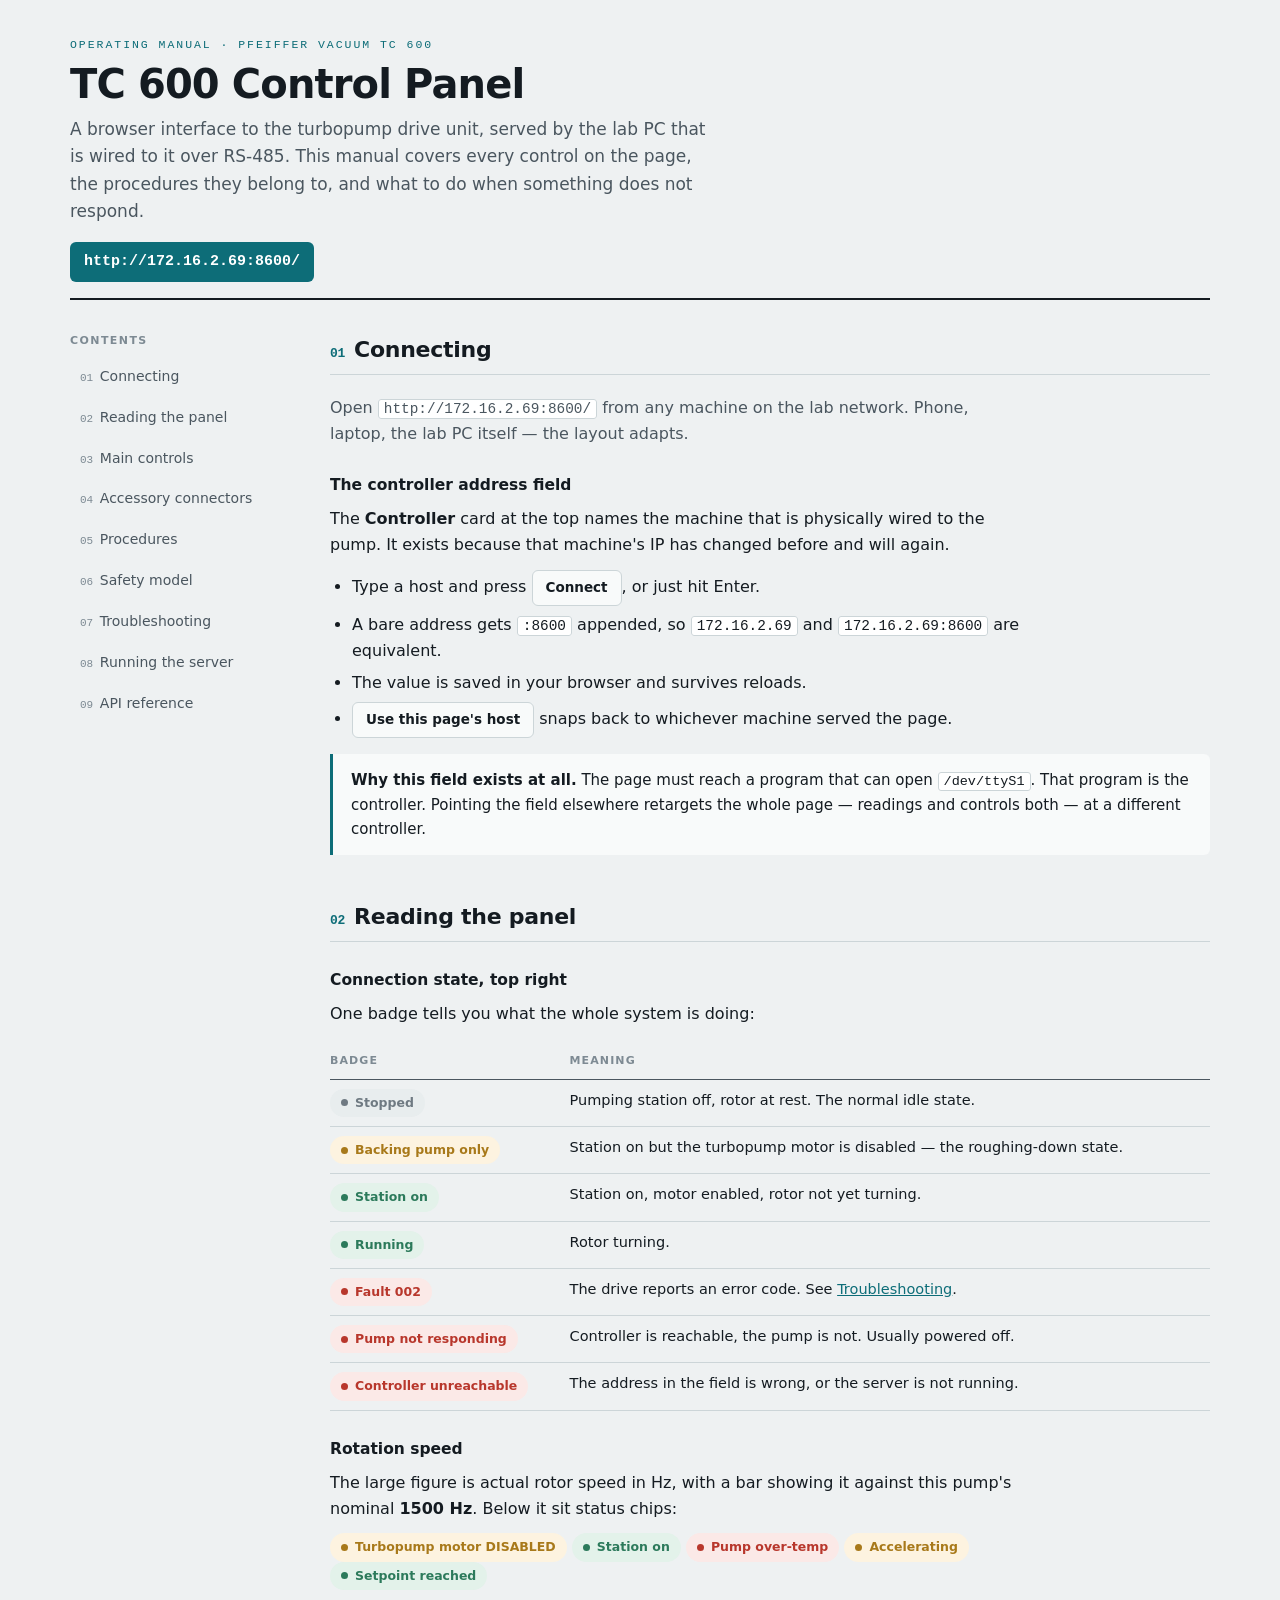
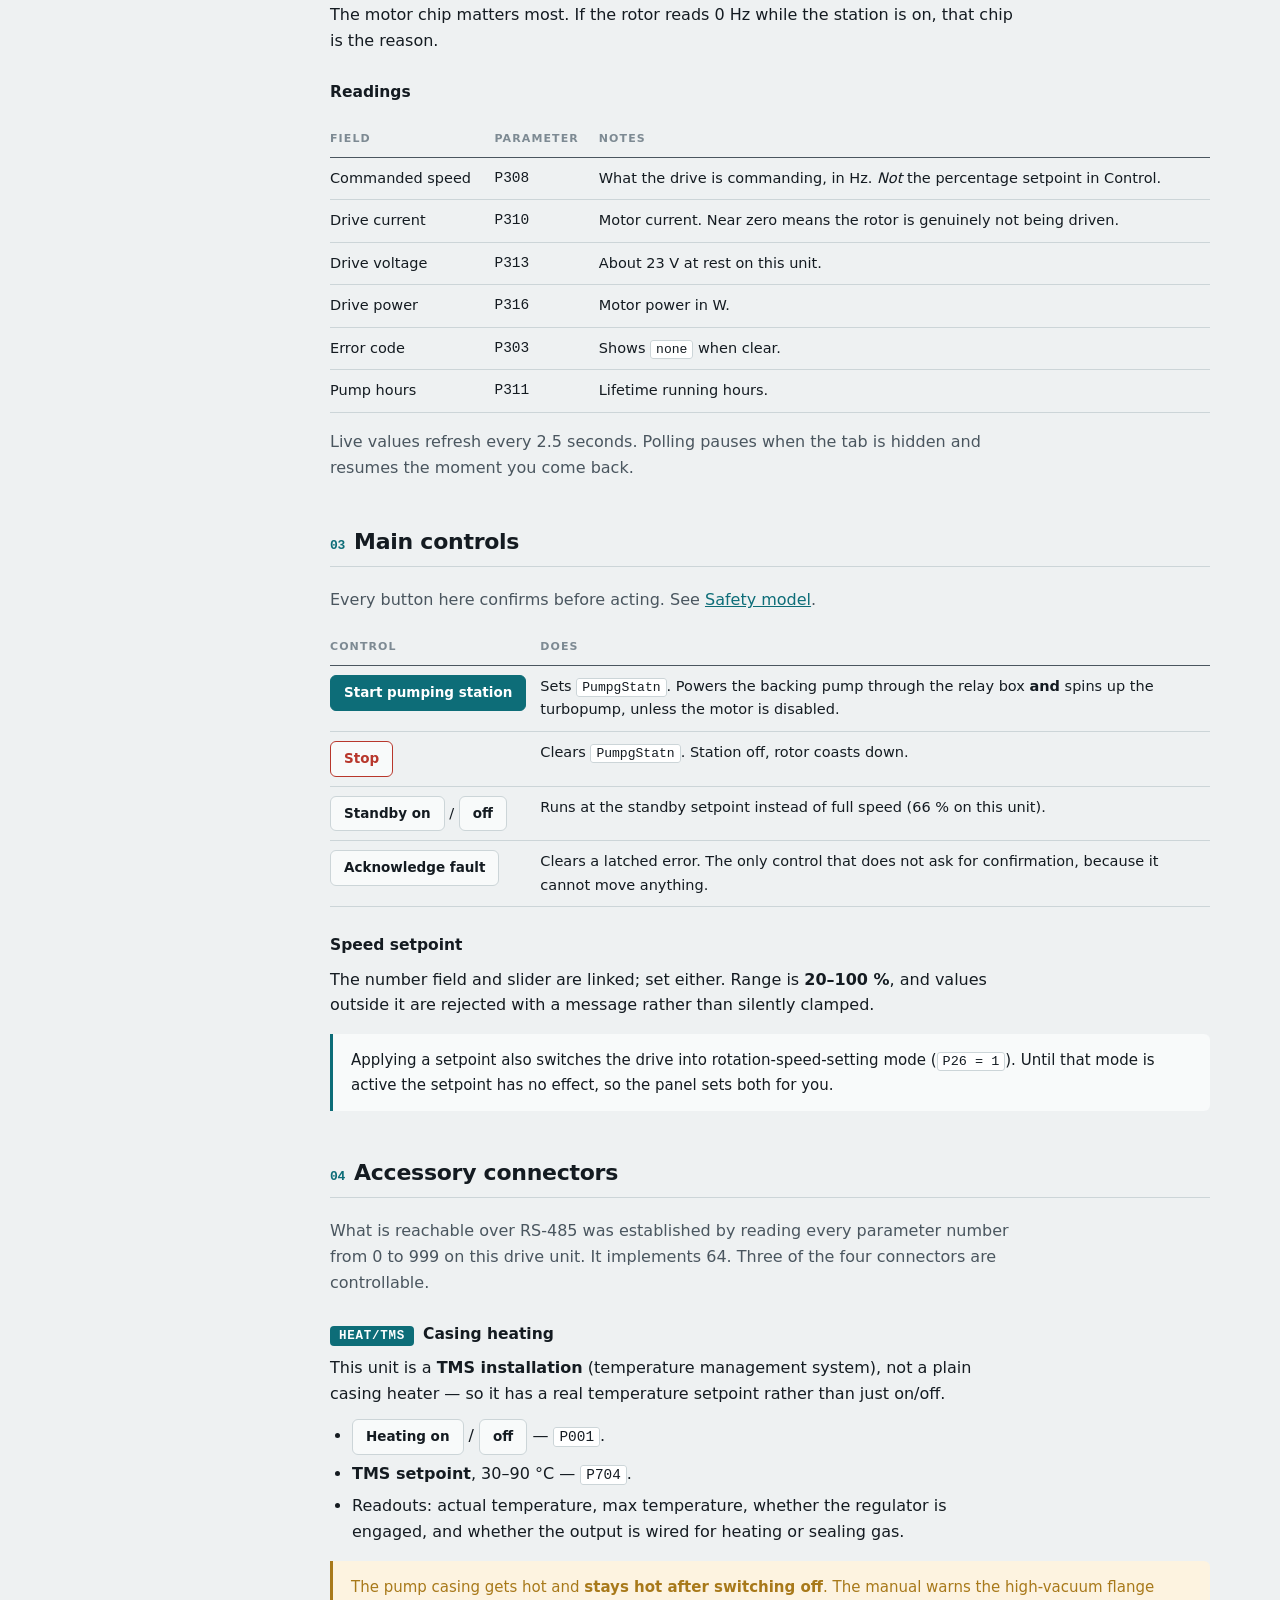
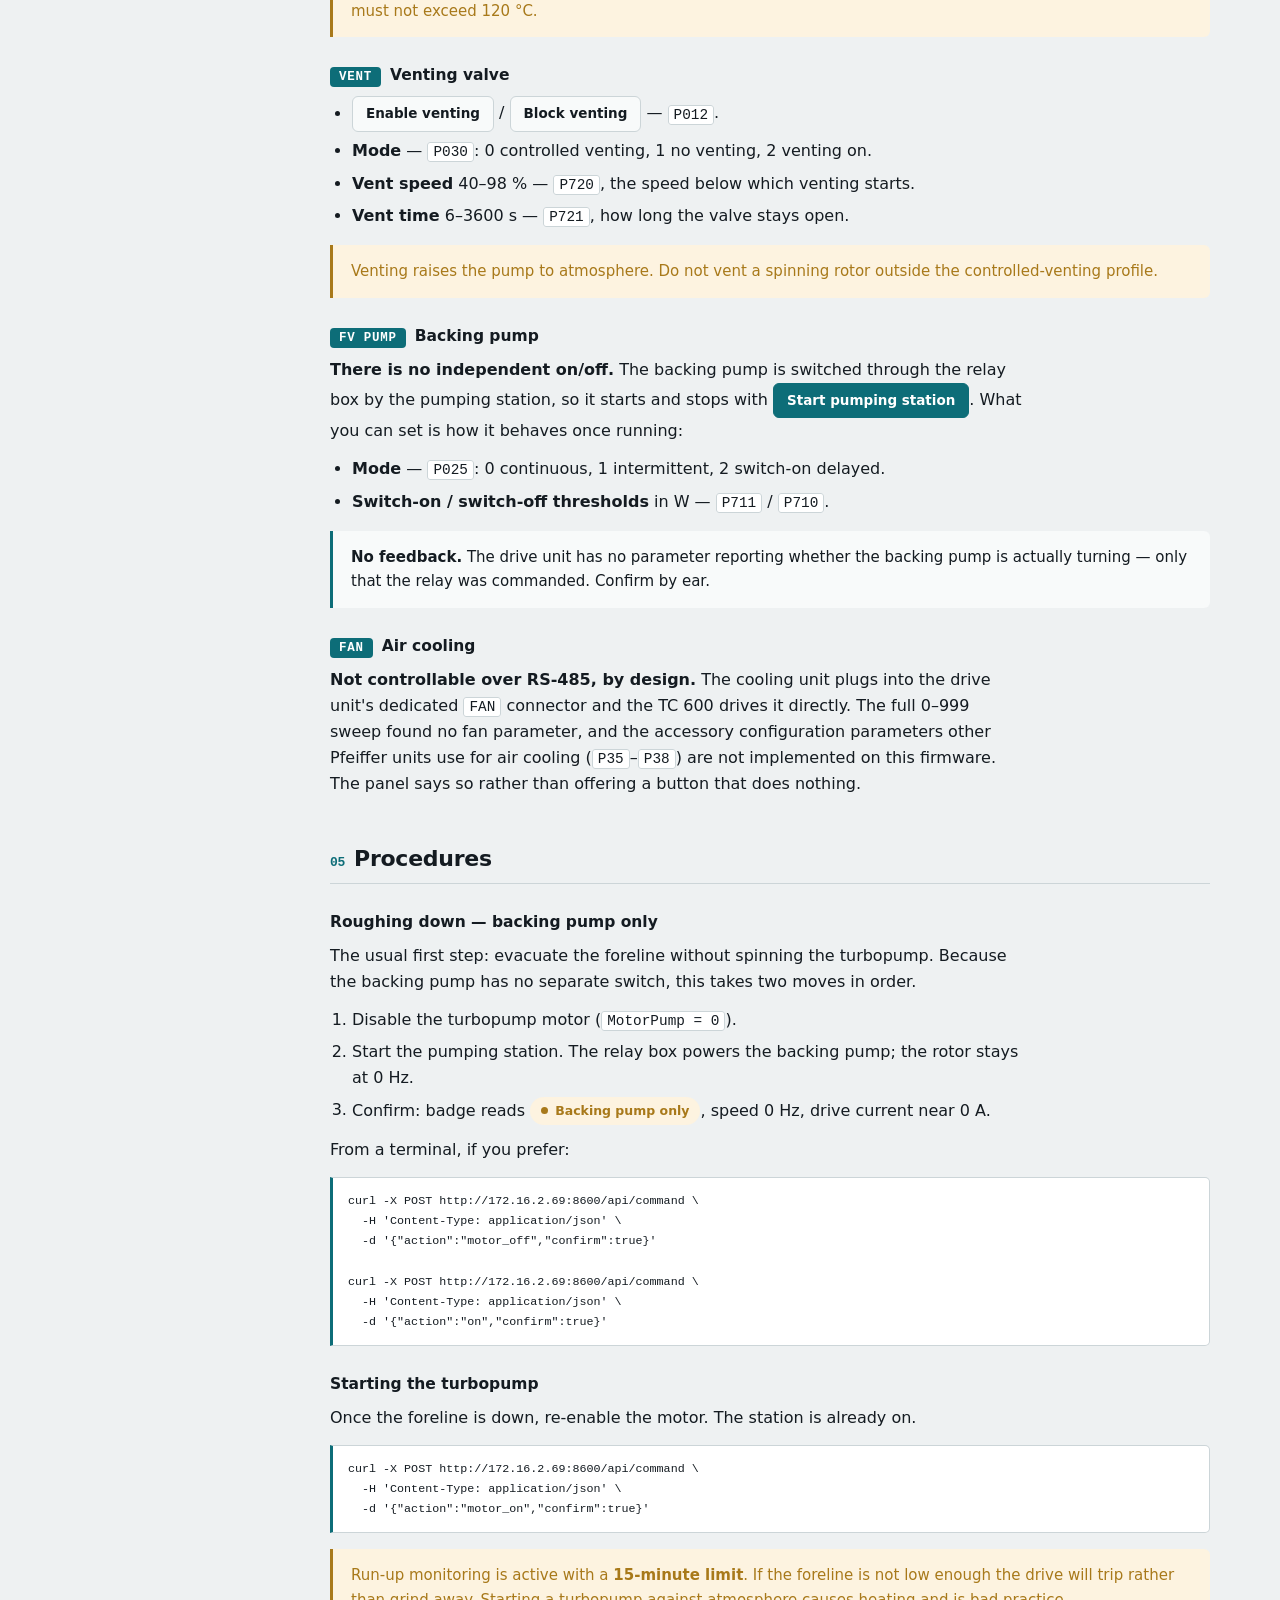
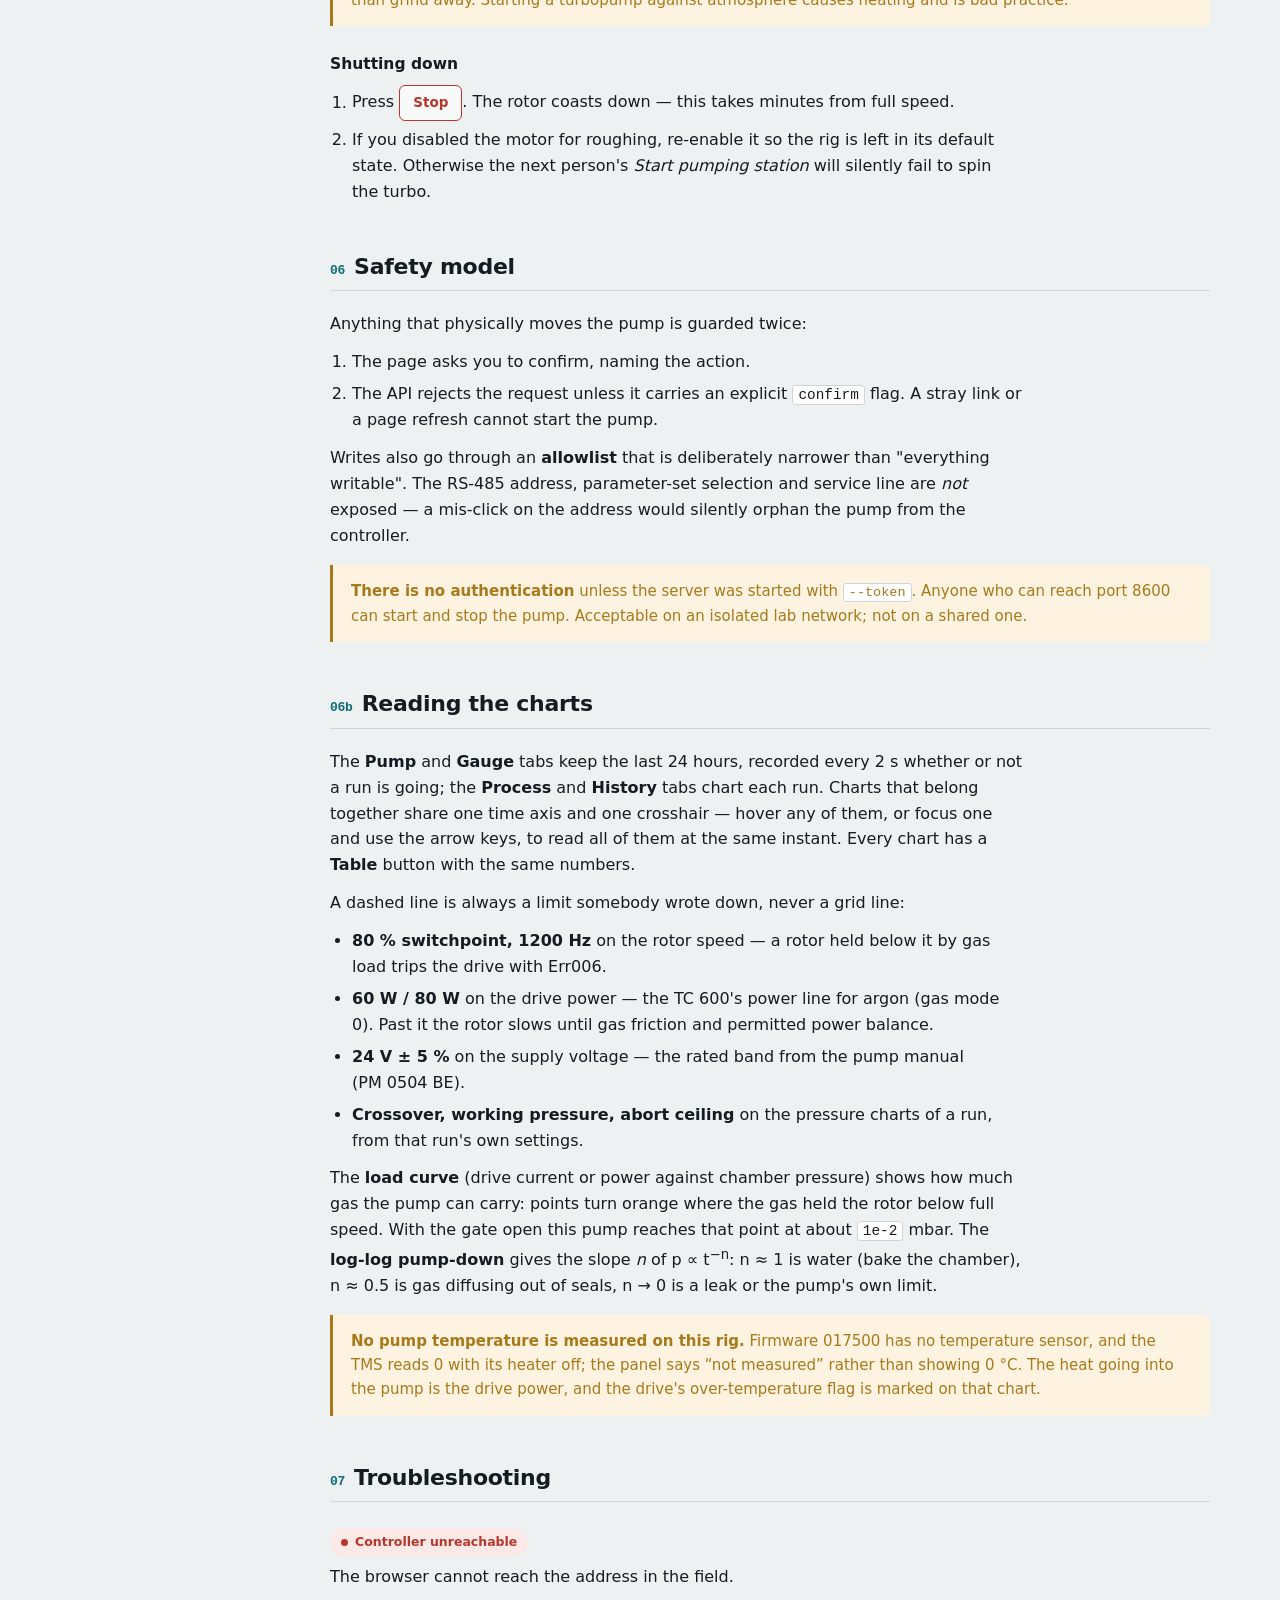
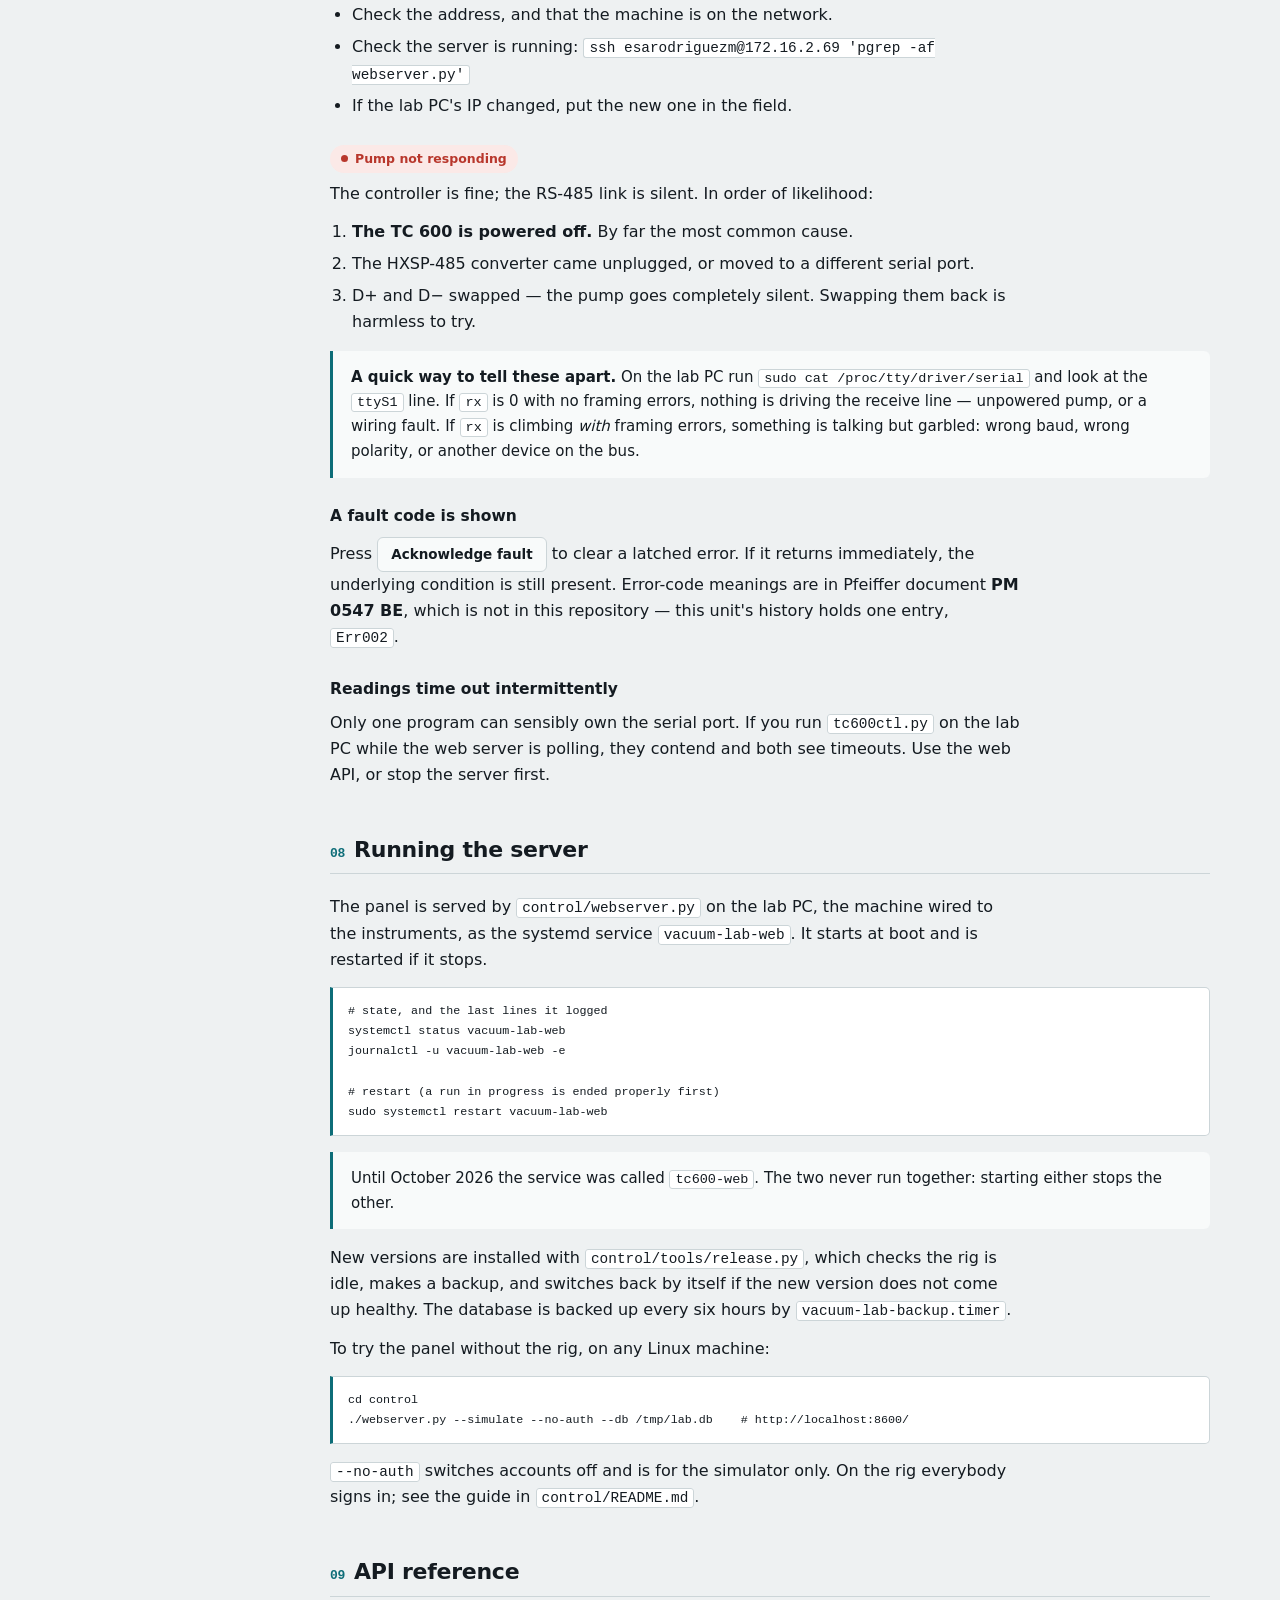
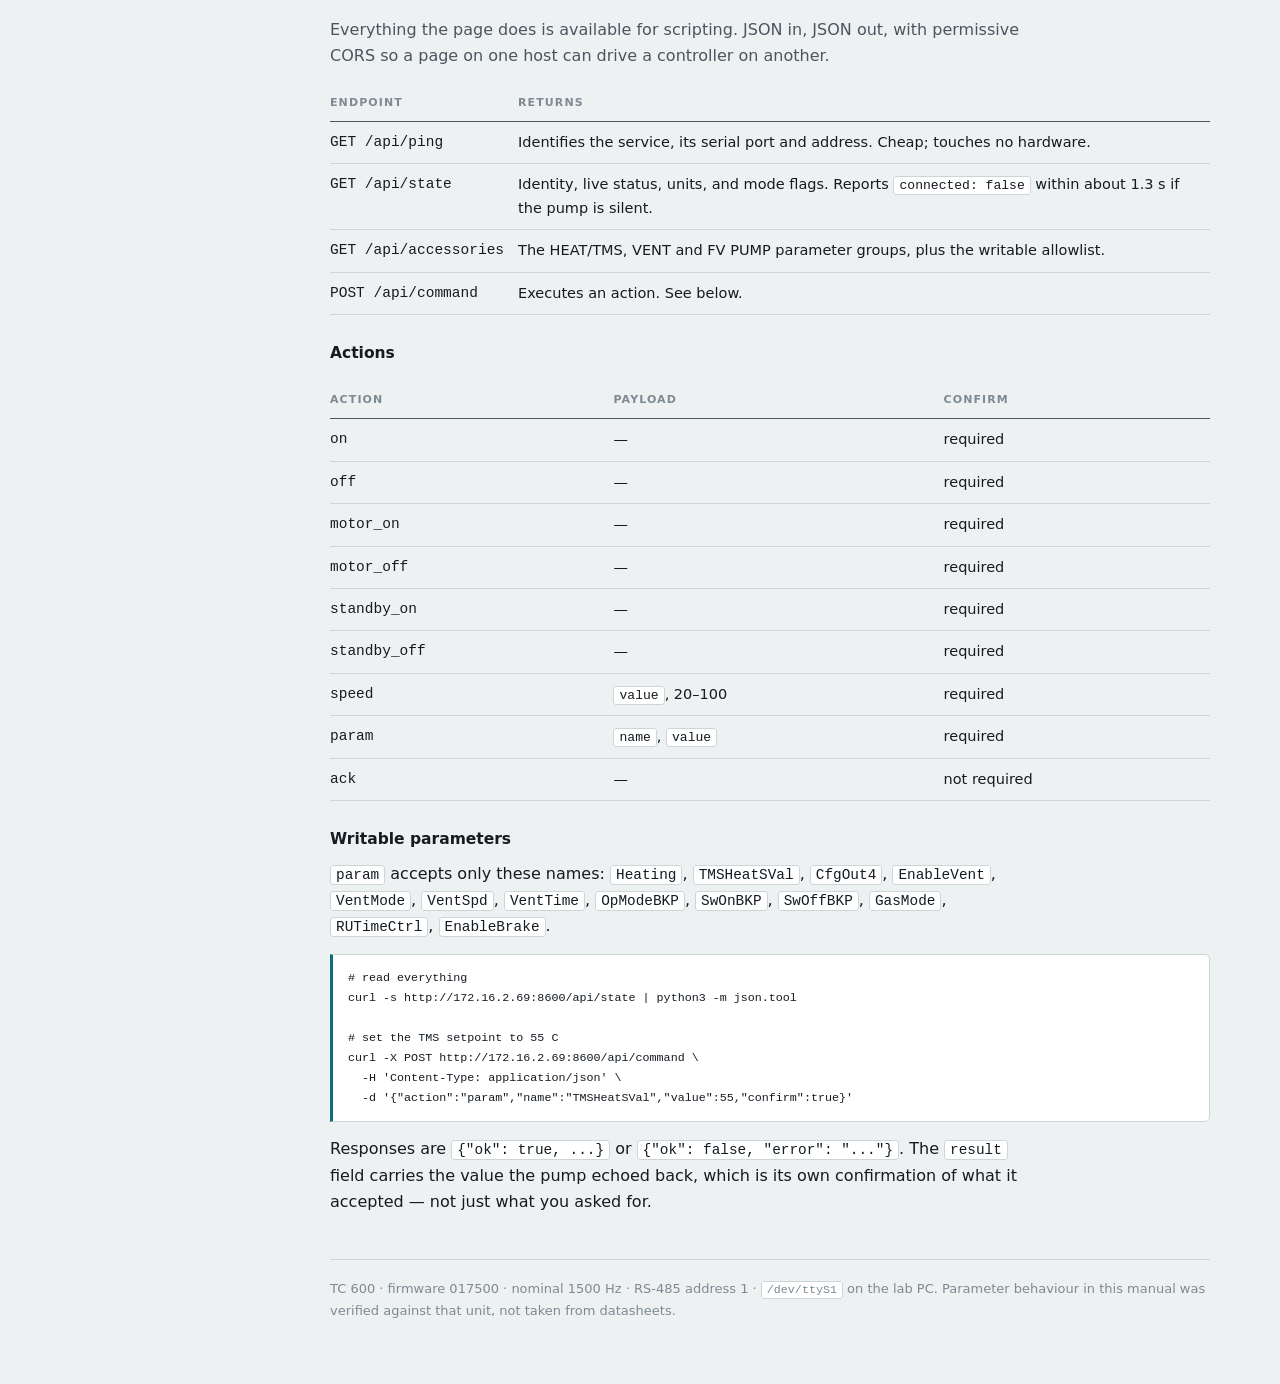
<file: docs/control-panel-manual.html>
<!doctype html>
<html lang="en">
<head>
<meta charset="utf-8">
<meta name="viewport" content="width=device-width, initial-scale=1">
<title>TC 600 Control Panel — Manual</title>
<style>
  :root{
    --paper:#eef1f2; --card:#f8fafa; --ink:#141b21; --ink-soft:#4a565f;
    --ink-faint:#7d8a93; --rule:#ccd5d8; --accent:#0d6d78; --accent-ink:#fff;
    --good:#2c7a5b; --good-bg:#e3f2ea; --warn:#a8791a; --warn-bg:#fdf3e0;
    --crit:#b8372c; --crit-bg:#fbe9e7; --idle:#6f7a82; --idle-bg:#e8edee;
    --field:#fff;
  }
  @media (prefers-color-scheme: dark){
    :root{
      --paper:#0e1418; --card:#161f25; --ink:#e4ebee; --ink-soft:#a7b4bc;
      --ink-faint:#77858e; --rule:#2a373f; --accent:#46b3bd; --accent-ink:#06222a;
      --good:#5fc194; --good-bg:#12291f; --warn:#d6a640; --warn-bg:#2b2210;
      --crit:#e2695c; --crit-bg:#2d1613; --idle:#93a1aa; --idle-bg:#1c262c;
      --field:#0d1418;
    }
  }
  :root[data-theme="dark"]{
    --paper:#0e1418; --card:#161f25; --ink:#e4ebee; --ink-soft:#a7b4bc;
    --ink-faint:#77858e; --rule:#2a373f; --accent:#46b3bd; --accent-ink:#06222a;
    --good:#5fc194; --good-bg:#12291f; --warn:#d6a640; --warn-bg:#2b2210;
    --crit:#e2695c; --crit-bg:#2d1613; --idle:#93a1aa; --idle-bg:#1c262c;
    --field:#0d1418;
  }
  :root[data-theme="light"]{
    --paper:#eef1f2; --card:#f8fafa; --ink:#141b21; --ink-soft:#4a565f;
    --ink-faint:#7d8a93; --rule:#ccd5d8; --accent:#0d6d78; --accent-ink:#fff;
    --good:#2c7a5b; --good-bg:#e3f2ea; --warn:#a8791a; --warn-bg:#fdf3e0;
    --crit:#b8372c; --crit-bg:#fbe9e7; --idle:#6f7a82; --idle-bg:#e8edee;
    --field:#fff;
  }

  *{box-sizing:border-box}
  body{margin:0;background:var(--paper);color:var(--ink);
       font-family:ui-sans-serif,system-ui,"Segoe UI",Roboto,Helvetica,Arial,sans-serif;
       font-size:16px;line-height:1.62}
  .mono,code,pre{font-family:ui-monospace,"SF Mono","Cascadia Code",Menlo,Consolas,monospace}

  .shell{max-width:1180px;margin:0 auto;padding:36px 20px 80px}
  .layout{display:grid;gap:36px;grid-template-columns:minmax(0,1fr)}
  @media(min-width:940px){.layout{grid-template-columns:216px minmax(0,1fr);gap:44px}}

  /* --- masthead --- */
  .masthead{border-bottom:2px solid var(--ink);padding-bottom:16px;margin-bottom:32px}
  .eyebrow{font-family:ui-monospace,Menlo,Consolas,monospace;font-size:11.5px;
           letter-spacing:.17em;text-transform:uppercase;color:var(--accent);
           margin-bottom:8px}
  h1{margin:0 0 10px;font-size:clamp(27px,4.6vw,40px);line-height:1.08;
     letter-spacing:-.022em;font-weight:660;text-wrap:balance}
  .standfirst{margin:0;max-width:60ch;color:var(--ink-soft);font-size:17px}
  .urlbar{margin-top:16px;display:inline-block;font-family:ui-monospace,Menlo,monospace;
          font-size:15px;padding:8px 14px;border-radius:6px;
          background:var(--accent);color:var(--accent-ink);font-weight:600}

  /* --- nav --- */
  nav{font-size:14px}
  @media(min-width:940px){nav{position:sticky;top:24px;align-self:start;max-height:calc(100vh - 48px);overflow-y:auto}}
  nav .navtitle{font-size:11px;letter-spacing:.13em;text-transform:uppercase;
                color:var(--ink-faint);font-weight:650;margin-bottom:10px}
  nav ol{list-style:none;margin:0;padding:0;display:flex;flex-direction:column;gap:2px;
         counter-reset:n}
  nav a{display:block;padding:5px 8px;border-radius:4px;color:var(--ink-soft);
        text-decoration:none;border-left:2px solid transparent;counter-increment:n}
  nav a::before{content:counter(n,decimal-leading-zero) "  ";color:var(--ink-faint);
                font-family:ui-monospace,Menlo,monospace;font-size:11px}
  nav a:hover{color:var(--accent);border-left-color:var(--accent);background:var(--card)}

  /* --- sections --- */
  section{margin-bottom:44px;scroll-margin-top:20px}
  h2{margin:0 0 6px;font-size:22px;letter-spacing:-.012em;font-weight:660;text-wrap:balance}
  h2 .num{font-family:ui-monospace,Menlo,monospace;font-size:13px;color:var(--accent);
          margin-right:9px;font-weight:600}
  h3{margin:26px 0 8px;font-size:15.5px;font-weight:660}
  h3 .conn{font-family:ui-monospace,Menlo,Consolas,monospace;font-size:12.5px;
           font-weight:700;letter-spacing:.06em;padding:3px 9px;border-radius:4px;
           background:var(--accent);color:var(--accent-ink);margin-right:9px}
  p{margin:0 0 12px;max-width:68ch}
  .lede{color:var(--ink-soft)}
  ul,ol.steps{margin:0 0 12px;padding-left:22px;max-width:68ch}
  li{margin-bottom:6px}
  .sechr{height:1px;background:var(--rule);border:0;margin:0 0 20px}

  .card{background:var(--card);border:1px solid var(--rule);border-radius:8px;
        padding:18px 20px;margin:16px 0}
  .note{border-left:3px solid var(--accent);border-radius:0 6px 6px 0;
        background:var(--card);padding:14px 18px;margin:16px 0;font-size:15px}
  .caution{border-left:3px solid var(--warn);background:var(--warn-bg);color:var(--warn);
           border-radius:0 6px 6px 0;padding:14px 18px;margin:16px 0;font-size:15px;
           font-weight:500}
  .caution strong,.note strong{font-weight:700}

  /* --- specimens --- */
  .pill{display:inline-flex;align-items:center;gap:7px;padding:4px 11px;border-radius:999px;
        font-size:12.5px;font-weight:650;white-space:nowrap;vertical-align:middle}
  .pill .dot{width:7px;height:7px;border-radius:50%;background:currentColor}
  .pill.good{color:var(--good);background:var(--good-bg)}
  .pill.warn{color:var(--warn);background:var(--warn-bg)}
  .pill.crit{color:var(--crit);background:var(--crit-bg)}
  .pill.idle{color:var(--idle);background:var(--idle-bg)}
  .btn{display:inline-block;font-size:13.5px;font-weight:650;padding:6px 13px;
       border-radius:6px;border:1px solid var(--rule);background:var(--card);
       color:var(--ink);vertical-align:middle}
  .btn.primary{background:var(--accent);color:var(--accent-ink);border-color:var(--accent)}
  .btn.danger{border-color:var(--crit);color:var(--crit)}

  /* --- tables --- */
  .tw{overflow-x:auto;margin:16px 0}
  table{border-collapse:collapse;width:100%;min-width:460px;font-size:14.5px;
        font-variant-numeric:tabular-nums}
  th,td{text-align:left;padding:9px 14px 9px 0;border-bottom:1px solid var(--rule);
        vertical-align:top}
  th{font-size:11px;letter-spacing:.1em;text-transform:uppercase;color:var(--ink-faint);
     font-weight:650;border-bottom-color:var(--ink-soft)}
  td.k{white-space:nowrap}

  code{font-size:.9em;background:var(--field);border:1px solid var(--rule);
       border-radius:3px;padding:1px 5px}
  pre{background:var(--field);border:1px solid var(--rule);border-left:3px solid var(--accent);
      border-radius:0 5px 5px 0;padding:13px 15px;overflow-x:auto;font-size:13px;
      line-height:1.55;margin:14px 0}
  pre code{background:none;border:none;padding:0}

  footer{border-top:1px solid var(--rule);padding-top:18px;color:var(--ink-faint);
         font-size:13px}
  a{color:var(--accent)}
  :focus-visible{outline:2px solid var(--accent);outline-offset:2px}
</style>
</head>
<body>

<div class="shell">

  <header class="masthead">
    <div class="eyebrow">Operating manual &middot; Pfeiffer Vacuum TC 600</div>
    <h1>TC 600 Control Panel</h1>
    <p class="standfirst">
      A browser interface to the turbopump drive unit, served by the lab PC that is
      wired to it over RS-485. This manual covers every control on the page, the
      procedures they belong to, and what to do when something does not respond.
    </p>
    <div class="urlbar">http://172.16.2.69:8600/</div>
  </header>

  <div class="layout">
    <nav>
      <div class="navtitle">Contents</div>
      <ol>
        <li><a href="#connect">Connecting</a></li>
        <li><a href="#reading">Reading the panel</a></li>
        <li><a href="#controls">Main controls</a></li>
        <li><a href="#accessories">Accessory connectors</a></li>
        <li><a href="#procedures">Procedures</a></li>
        <li><a href="#safety">Safety model</a></li>
        <li><a href="#trouble">Troubleshooting</a></li>
        <li><a href="#server">Running the server</a></li>
        <li><a href="#api">API reference</a></li>
      </ol>
    </nav>

    <main>

    <!-- 1 ------------------------------------------------------------------>
    <section id="connect">
      <h2><span class="num">01</span>Connecting</h2>
      <hr class="sechr">
      <p class="lede">
        Open <code>http://172.16.2.69:8600/</code> from any machine on the lab
        network. Phone, laptop, the lab PC itself &mdash; the layout adapts.
      </p>

      <h3>The controller address field</h3>
      <p>
        The <strong>Controller</strong> card at the top names the machine that is
        physically wired to the pump. It exists because that machine's IP has
        changed before and will again.
      </p>
      <ul>
        <li>Type a host and press <span class="btn">Connect</span>, or just hit Enter.</li>
        <li>A bare address gets <code>:8600</code> appended, so <code>172.16.2.69</code>
            and <code>172.16.2.69:8600</code> are equivalent.</li>
        <li>The value is saved in your browser and survives reloads.</li>
        <li><span class="btn">Use this page's host</span> snaps back to whichever
            machine served the page.</li>
      </ul>
      <div class="note">
        <strong>Why this field exists at all.</strong> The page must reach a program
        that can open <code>/dev/ttyS1</code>. That program is the controller. Pointing
        the field elsewhere retargets the whole page &mdash; readings and controls
        both &mdash; at a different controller.
      </div>
    </section>

    <!-- 2 ------------------------------------------------------------------>
    <section id="reading">
      <h2><span class="num">02</span>Reading the panel</h2>
      <hr class="sechr">

      <h3>Connection state, top right</h3>
      <p>One badge tells you what the whole system is doing:</p>
      <div class="tw">
        <table>
          <thead><tr><th>Badge</th><th>Meaning</th></tr></thead>
          <tbody>
            <tr><td class="k"><span class="pill idle"><i class="dot"></i>Stopped</span></td>
                <td>Pumping station off, rotor at rest. The normal idle state.</td></tr>
            <tr><td class="k"><span class="pill warn"><i class="dot"></i>Backing pump only</span></td>
                <td>Station on but the turbopump motor is disabled &mdash; the roughing-down state.</td></tr>
            <tr><td class="k"><span class="pill good"><i class="dot"></i>Station on</span></td>
                <td>Station on, motor enabled, rotor not yet turning.</td></tr>
            <tr><td class="k"><span class="pill good"><i class="dot"></i>Running</span></td>
                <td>Rotor turning.</td></tr>
            <tr><td class="k"><span class="pill crit"><i class="dot"></i>Fault 002</span></td>
                <td>The drive reports an error code. See <a href="#trouble">Troubleshooting</a>.</td></tr>
            <tr><td class="k"><span class="pill crit"><i class="dot"></i>Pump not responding</span></td>
                <td>Controller is reachable, the pump is not. Usually powered off.</td></tr>
            <tr><td class="k"><span class="pill crit"><i class="dot"></i>Controller unreachable</span></td>
                <td>The address in the field is wrong, or the server is not running.</td></tr>
          </tbody>
        </table>
      </div>

      <h3>Rotation speed</h3>
      <p>
        The large figure is actual rotor speed in Hz, with a bar showing it against
        this pump's nominal <strong>1500 Hz</strong>. Below it sit status chips:
      </p>
      <p>
        <span class="pill warn"><i class="dot"></i>Turbopump motor DISABLED</span>
        <span class="pill good"><i class="dot"></i>Station on</span>
        <span class="pill crit"><i class="dot"></i>Pump over-temp</span>
        <span class="pill warn"><i class="dot"></i>Accelerating</span>
        <span class="pill good"><i class="dot"></i>Setpoint reached</span>
      </p>
      <p>
        The motor chip matters most. If the rotor reads 0 Hz while the station is on,
        that chip is the reason.
      </p>

      <h3>Readings</h3>
      <div class="tw">
        <table>
          <thead><tr><th>Field</th><th>Parameter</th><th>Notes</th></tr></thead>
          <tbody>
            <tr><td class="k">Commanded speed</td><td class="k mono">P308</td>
                <td>What the drive is commanding, in Hz. <em>Not</em> the percentage setpoint in Control.</td></tr>
            <tr><td class="k">Drive current</td><td class="k mono">P310</td>
                <td>Motor current. Near zero means the rotor is genuinely not being driven.</td></tr>
            <tr><td class="k">Drive voltage</td><td class="k mono">P313</td>
                <td>About 23 V at rest on this unit.</td></tr>
            <tr><td class="k">Drive power</td><td class="k mono">P316</td><td>Motor power in W.</td></tr>
            <tr><td class="k">Error code</td><td class="k mono">P303</td>
                <td>Shows <code>none</code> when clear.</td></tr>
            <tr><td class="k">Pump hours</td><td class="k mono">P311</td>
                <td>Lifetime running hours.</td></tr>
          </tbody>
        </table>
      </div>
      <p class="lede">
        Live values refresh every 2.5 seconds. Polling pauses when the tab is hidden
        and resumes the moment you come back.
      </p>
    </section>

    <!-- 3 ------------------------------------------------------------------>
    <section id="controls">
      <h2><span class="num">03</span>Main controls</h2>
      <hr class="sechr">
      <p class="lede">Every button here confirms before acting. See <a href="#safety">Safety model</a>.</p>

      <div class="tw">
        <table>
          <thead><tr><th>Control</th><th>Does</th></tr></thead>
          <tbody>
            <tr><td class="k"><span class="btn primary">Start pumping station</span></td>
                <td>Sets <code>PumpgStatn</code>. Powers the backing pump through the relay box
                    <strong>and</strong> spins up the turbopump, unless the motor is disabled.</td></tr>
            <tr><td class="k"><span class="btn danger">Stop</span></td>
                <td>Clears <code>PumpgStatn</code>. Station off, rotor coasts down.</td></tr>
            <tr><td class="k"><span class="btn">Standby on</span> / <span class="btn">off</span></td>
                <td>Runs at the standby setpoint instead of full speed (66 % on this unit).</td></tr>
            <tr><td class="k"><span class="btn">Acknowledge fault</span></td>
                <td>Clears a latched error. The only control that does not ask for confirmation,
                    because it cannot move anything.</td></tr>
          </tbody>
        </table>
      </div>

      <h3>Speed setpoint</h3>
      <p>
        The number field and slider are linked; set either. Range is
        <strong>20&ndash;100 %</strong>, and values outside it are rejected with a
        message rather than silently clamped.
      </p>
      <div class="note">
        Applying a setpoint also switches the drive into rotation-speed-setting mode
        (<code>P26 = 1</code>). Until that mode is active the setpoint has no effect,
        so the panel sets both for you.
      </div>
    </section>

    <!-- 4 ------------------------------------------------------------------>
    <section id="accessories">
      <h2><span class="num">04</span>Accessory connectors</h2>
      <hr class="sechr">
      <p class="lede">
        What is reachable over RS-485 was established by reading every parameter
        number from 0 to 999 on this drive unit. It implements 64. Three of the four
        connectors are controllable.
      </p>

      <h3><span class="conn">HEAT/TMS</span>Casing heating</h3>
      <p>
        This unit is a <strong>TMS installation</strong> (temperature management
        system), not a plain casing heater &mdash; so it has a real temperature
        setpoint rather than just on/off.
      </p>
      <ul>
        <li><span class="btn">Heating on</span> / <span class="btn">off</span> &mdash; <code>P001</code>.</li>
        <li><strong>TMS setpoint</strong>, 30&ndash;90 &deg;C &mdash; <code>P704</code>.</li>
        <li>Readouts: actual temperature, max temperature, whether the regulator is
            engaged, and whether the output is wired for heating or sealing gas.</li>
      </ul>
      <div class="caution">
        The pump casing gets hot and <strong>stays hot after switching off</strong>.
        The manual warns the high-vacuum flange must not exceed 120 &deg;C.
      </div>

      <h3><span class="conn">VENT</span>Venting valve</h3>
      <ul>
        <li><span class="btn">Enable venting</span> / <span class="btn">Block venting</span> &mdash; <code>P012</code>.</li>
        <li><strong>Mode</strong> &mdash; <code>P030</code>: 0 controlled venting,
            1 no venting, 2 venting on.</li>
        <li><strong>Vent speed</strong> 40&ndash;98 % &mdash; <code>P720</code>, the speed below which venting starts.</li>
        <li><strong>Vent time</strong> 6&ndash;3600 s &mdash; <code>P721</code>, how long the valve stays open.</li>
      </ul>
      <div class="caution">
        Venting raises the pump to atmosphere. Do not vent a spinning rotor outside
        the controlled-venting profile.
      </div>

      <h3><span class="conn">FV PUMP</span>Backing pump</h3>
      <p>
        <strong>There is no independent on/off.</strong> The backing pump is switched
        through the relay box by the pumping station, so it starts and stops with
        <span class="btn primary">Start pumping station</span>. What you can set is
        how it behaves once running:
      </p>
      <ul>
        <li><strong>Mode</strong> &mdash; <code>P025</code>: 0 continuous, 1 intermittent, 2 switch-on delayed.</li>
        <li><strong>Switch-on / switch-off thresholds</strong> in W &mdash; <code>P711</code> / <code>P710</code>.</li>
      </ul>
      <div class="note">
        <strong>No feedback.</strong> The drive unit has no parameter reporting whether
        the backing pump is actually turning &mdash; only that the relay was commanded.
        Confirm by ear.
      </div>

      <h3><span class="conn">FAN</span>Air cooling</h3>
      <p>
        <strong>Not controllable over RS-485, by design.</strong> The cooling unit plugs
        into the drive unit's dedicated <code>FAN</code> connector and the TC 600 drives
        it directly. The full 0&ndash;999 sweep found no fan parameter, and the accessory
        configuration parameters other Pfeiffer units use for air cooling
        (<code>P35</code>&ndash;<code>P38</code>) are not implemented on this firmware.
        The panel says so rather than offering a button that does nothing.
      </p>
    </section>

    <!-- 5 ------------------------------------------------------------------>
    <section id="procedures">
      <h2><span class="num">05</span>Procedures</h2>
      <hr class="sechr">

      <h3>Roughing down &mdash; backing pump only</h3>
      <p>
        The usual first step: evacuate the foreline without spinning the turbopump.
        Because the backing pump has no separate switch, this takes two moves in order.
      </p>
      <ol class="steps">
        <li>Disable the turbopump motor (<code>MotorPump = 0</code>).</li>
        <li>Start the pumping station. The relay box powers the backing pump; the rotor stays at 0 Hz.</li>
        <li>Confirm: badge reads <span class="pill warn"><i class="dot"></i>Backing pump only</span>,
            speed 0 Hz, drive current near 0 A.</li>
      </ol>
      <p>From a terminal, if you prefer:</p>
<pre><code>curl -X POST http://172.16.2.69:8600/api/command \
  -H 'Content-Type: application/json' \
  -d '{"action":"motor_off","confirm":true}'

curl -X POST http://172.16.2.69:8600/api/command \
  -H 'Content-Type: application/json' \
  -d '{"action":"on","confirm":true}'</code></pre>

      <h3>Starting the turbopump</h3>
      <p>Once the foreline is down, re-enable the motor. The station is already on.</p>
<pre><code>curl -X POST http://172.16.2.69:8600/api/command \
  -H 'Content-Type: application/json' \
  -d '{"action":"motor_on","confirm":true}'</code></pre>
      <div class="caution">
        Run-up monitoring is active with a <strong>15-minute limit</strong>. If the
        foreline is not low enough the drive will trip rather than grind away. Starting
        a turbopump against atmosphere causes heating and is bad practice.
      </div>

      <h3>Shutting down</h3>
      <ol class="steps">
        <li>Press <span class="btn danger">Stop</span>. The rotor coasts down &mdash; this takes minutes from full speed.</li>
        <li>If you disabled the motor for roughing, re-enable it so the rig is left in
            its default state. Otherwise the next person's
            <em>Start pumping station</em> will silently fail to spin the turbo.</li>
      </ol>
    </section>

    <!-- 6 ------------------------------------------------------------------>
    <section id="safety">
      <h2><span class="num">06</span>Safety model</h2>
      <hr class="sechr">
      <p>Anything that physically moves the pump is guarded twice:</p>
      <ol class="steps">
        <li>The page asks you to confirm, naming the action.</li>
        <li>The API rejects the request unless it carries an explicit
            <code>confirm</code> flag. A stray link or a page refresh cannot start the pump.</li>
      </ol>
      <p>
        Writes also go through an <strong>allowlist</strong> that is deliberately
        narrower than "everything writable". The RS-485 address, parameter-set
        selection and service line are <em>not</em> exposed &mdash; a mis-click on the
        address would silently orphan the pump from the controller.
      </p>
      <div class="caution">
        <strong>There is no authentication</strong> unless the server was started with
        <code>--token</code>. Anyone who can reach port 8600 can start and stop the pump.
        Acceptable on an isolated lab network; not on a shared one.
      </div>
    </section>

    <!-- 6b ----------------------------------------------------------------->
    <section id="charts">
      <h2><span class="num">06b</span>Reading the charts</h2>
      <hr class="sechr">
      <p>
        The <strong>Pump</strong> and <strong>Gauge</strong> tabs keep the last 24 hours,
        recorded every 2 s whether or not a run is going; the <strong>Process</strong> and
        <strong>History</strong> tabs chart each run. Charts that belong together share one
        time axis and one crosshair &mdash; hover any of them, or focus one and use the
        arrow keys, to read all of them at the same instant. Every chart has a
        <strong>Table</strong> button with the same numbers.
      </p>
      <p>A dashed line is always a limit somebody wrote down, never a grid line:</p>
      <ul>
        <li><strong>80&nbsp;% switchpoint, 1200&nbsp;Hz</strong> on the rotor speed &mdash; a
            rotor held below it by gas load trips the drive with Err006.</li>
        <li><strong>60&nbsp;W / 80&nbsp;W</strong> on the drive power &mdash; the TC&nbsp;600's
            power line for argon (gas mode 0). Past it the rotor slows until gas friction and
            permitted power balance.</li>
        <li><strong>24&nbsp;V &plusmn;&nbsp;5&nbsp;%</strong> on the supply voltage &mdash; the
            rated band from the pump manual (PM&nbsp;0504&nbsp;BE).</li>
        <li><strong>Crossover, working pressure, abort ceiling</strong> on the pressure
            charts of a run, from that run's own settings.</li>
      </ul>
      <p>
        The <strong>load curve</strong> (drive current or power against chamber pressure)
        shows how much gas the pump can carry: points turn orange where the gas held the
        rotor below full speed. With the gate open this pump reaches that point at about
        <code>1e-2</code>&nbsp;mbar. The <strong>log-log pump-down</strong> gives the slope
        <em>n</em> of p&nbsp;&prop;&nbsp;t<sup>&minus;n</sup>: n&nbsp;&asymp;&nbsp;1 is water
        (bake the chamber), n&nbsp;&asymp;&nbsp;0.5 is gas diffusing out of seals,
        n&nbsp;&rarr;&nbsp;0 is a leak or the pump's own limit.
      </p>
      <div class="caution">
        <strong>No pump temperature is measured on this rig.</strong> Firmware 017500 has no
        temperature sensor, and the TMS reads 0 with its heater off; the panel says
        &ldquo;not measured&rdquo; rather than showing 0&nbsp;&deg;C. The heat going into the
        pump is the drive power, and the drive's over-temperature flag is marked on that chart.
      </div>
    </section>

    <!-- 7 ------------------------------------------------------------------>
    <section id="trouble">
      <h2><span class="num">07</span>Troubleshooting</h2>
      <hr class="sechr">

      <h3><span class="pill crit"><i class="dot"></i>Controller unreachable</span></h3>
      <p>The browser cannot reach the address in the field.</p>
      <ul>
        <li>Check the address, and that the machine is on the network.</li>
        <li>Check the server is running: <code>ssh esarodriguezm@172.16.2.69 'pgrep -af webserver.py'</code></li>
        <li>If the lab PC's IP changed, put the new one in the field.</li>
      </ul>

      <h3><span class="pill crit"><i class="dot"></i>Pump not responding</span></h3>
      <p>
        The controller is fine; the RS-485 link is silent. In order of likelihood:
      </p>
      <ol class="steps">
        <li><strong>The TC 600 is powered off.</strong> By far the most common cause.</li>
        <li>The HXSP-485 converter came unplugged, or moved to a different serial port.</li>
        <li>D+ and D&minus; swapped &mdash; the pump goes completely silent. Swapping them back is harmless to try.</li>
      </ol>
      <div class="note">
        <strong>A quick way to tell these apart.</strong> On the lab PC run
        <code>sudo cat /proc/tty/driver/serial</code> and look at the <code>ttyS1</code> line.
        If <code>rx</code> is 0 with no framing errors, nothing is driving the receive line
        &mdash; unpowered pump, or a wiring fault. If <code>rx</code> is climbing <em>with</em>
        framing errors, something is talking but garbled: wrong baud, wrong polarity,
        or another device on the bus.
      </div>

      <h3>A fault code is shown</h3>
      <p>
        Press <span class="btn">Acknowledge fault</span> to clear a latched error. If it
        returns immediately, the underlying condition is still present. Error-code
        meanings are in Pfeiffer document <strong>PM 0547 BE</strong>, which is not in
        this repository &mdash; this unit's history holds one entry, <code>Err002</code>.
      </p>

      <h3>Readings time out intermittently</h3>
      <p>
        Only one program can sensibly own the serial port. If you run
        <code>tc600ctl.py</code> on the lab PC while the web server is polling, they
        contend and both see timeouts. Use the web API, or stop the server first.
      </p>
    </section>

    <!-- 8 ------------------------------------------------------------------>
    <section id="server">
      <h2><span class="num">08</span>Running the server</h2>
      <hr class="sechr">
      <p>The panel is served by <code>control/webserver.py</code> on the lab PC, the machine
        wired to the instruments, as the systemd service <code>vacuum-lab-web</code>. It
        starts at boot and is restarted if it stops.</p>
<pre><code># state, and the last lines it logged
systemctl status vacuum-lab-web
journalctl -u vacuum-lab-web -e

# restart (a run in progress is ended properly first)
sudo systemctl restart vacuum-lab-web</code></pre>
      <div class="note">
        Until October 2026 the service was called <code>tc600-web</code>. The two never
        run together: starting either stops the other.
      </div>
      <p>New versions are installed with <code>control/tools/release.py</code>, which checks
        the rig is idle, makes a backup, and switches back by itself if the new version
        does not come up healthy. The database is backed up every six hours by
        <code>vacuum-lab-backup.timer</code>.</p>
      <p>To try the panel without the rig, on any Linux machine:</p>
<pre><code>cd control
./webserver.py --simulate --no-auth --db /tmp/lab.db    # http://localhost:8600/</code></pre>
      <p>
        <code>--no-auth</code> switches accounts off and is for the simulator only. On the
        rig everybody signs in; see the guide in <code>control/README.md</code>.
      </p>
    </section>

    <!-- 9 ------------------------------------------------------------------>
    <section id="api">
      <h2><span class="num">09</span>API reference</h2>
      <hr class="sechr">
      <p class="lede">
        Everything the page does is available for scripting. JSON in, JSON out, with
        permissive CORS so a page on one host can drive a controller on another.
      </p>

      <div class="tw">
        <table>
          <thead><tr><th>Endpoint</th><th>Returns</th></tr></thead>
          <tbody>
            <tr><td class="k mono">GET /api/ping</td><td>Identifies the service, its serial port and address. Cheap; touches no hardware.</td></tr>
            <tr><td class="k mono">GET /api/state</td><td>Identity, live status, units, and mode flags. Reports <code>connected: false</code> within about 1.3 s if the pump is silent.</td></tr>
            <tr><td class="k mono">GET /api/accessories</td><td>The HEAT/TMS, VENT and FV PUMP parameter groups, plus the writable allowlist.</td></tr>
            <tr><td class="k mono">POST /api/command</td><td>Executes an action. See below.</td></tr>
          </tbody>
        </table>
      </div>

      <h3>Actions</h3>
      <div class="tw">
        <table>
          <thead><tr><th>Action</th><th>Payload</th><th>Confirm</th></tr></thead>
          <tbody>
            <tr><td class="k mono">on</td><td>&mdash;</td><td>required</td></tr>
            <tr><td class="k mono">off</td><td>&mdash;</td><td>required</td></tr>
            <tr><td class="k mono">motor_on</td><td>&mdash;</td><td>required</td></tr>
            <tr><td class="k mono">motor_off</td><td>&mdash;</td><td>required</td></tr>
            <tr><td class="k mono">standby_on</td><td>&mdash;</td><td>required</td></tr>
            <tr><td class="k mono">standby_off</td><td>&mdash;</td><td>required</td></tr>
            <tr><td class="k mono">speed</td><td><code>value</code>, 20&ndash;100</td><td>required</td></tr>
            <tr><td class="k mono">param</td><td><code>name</code>, <code>value</code></td><td>required</td></tr>
            <tr><td class="k mono">ack</td><td>&mdash;</td><td>not required</td></tr>
          </tbody>
        </table>
      </div>

      <h3>Writable parameters</h3>
      <p>
        <code>param</code> accepts only these names:
        <code>Heating</code>, <code>TMSHeatSVal</code>, <code>CfgOut4</code>,
        <code>EnableVent</code>, <code>VentMode</code>, <code>VentSpd</code>,
        <code>VentTime</code>, <code>OpModeBKP</code>, <code>SwOnBKP</code>,
        <code>SwOffBKP</code>, <code>GasMode</code>, <code>RUTimeCtrl</code>,
        <code>EnableBrake</code>.
      </p>
<pre><code># read everything
curl -s http://172.16.2.69:8600/api/state | python3 -m json.tool

# set the TMS setpoint to 55 C
curl -X POST http://172.16.2.69:8600/api/command \
  -H 'Content-Type: application/json' \
  -d '{"action":"param","name":"TMSHeatSVal","value":55,"confirm":true}'</code></pre>
      <p>
        Responses are <code>{"ok": true, ...}</code> or
        <code>{"ok": false, "error": "..."}</code>. The <code>result</code> field carries
        the value the pump echoed back, which is its own confirmation of what it accepted
        &mdash; not just what you asked for.
      </p>
    </section>

    <footer>
      TC 600 &middot; firmware 017500 &middot; nominal 1500 Hz &middot; RS-485 address 1 &middot;
      <code>/dev/ttyS1</code> on the lab PC. Parameter behaviour in this manual was
      verified against that unit, not taken from datasheets.
    </footer>

    </main>
  </div>
</div>

</body>
</html>
</file>
